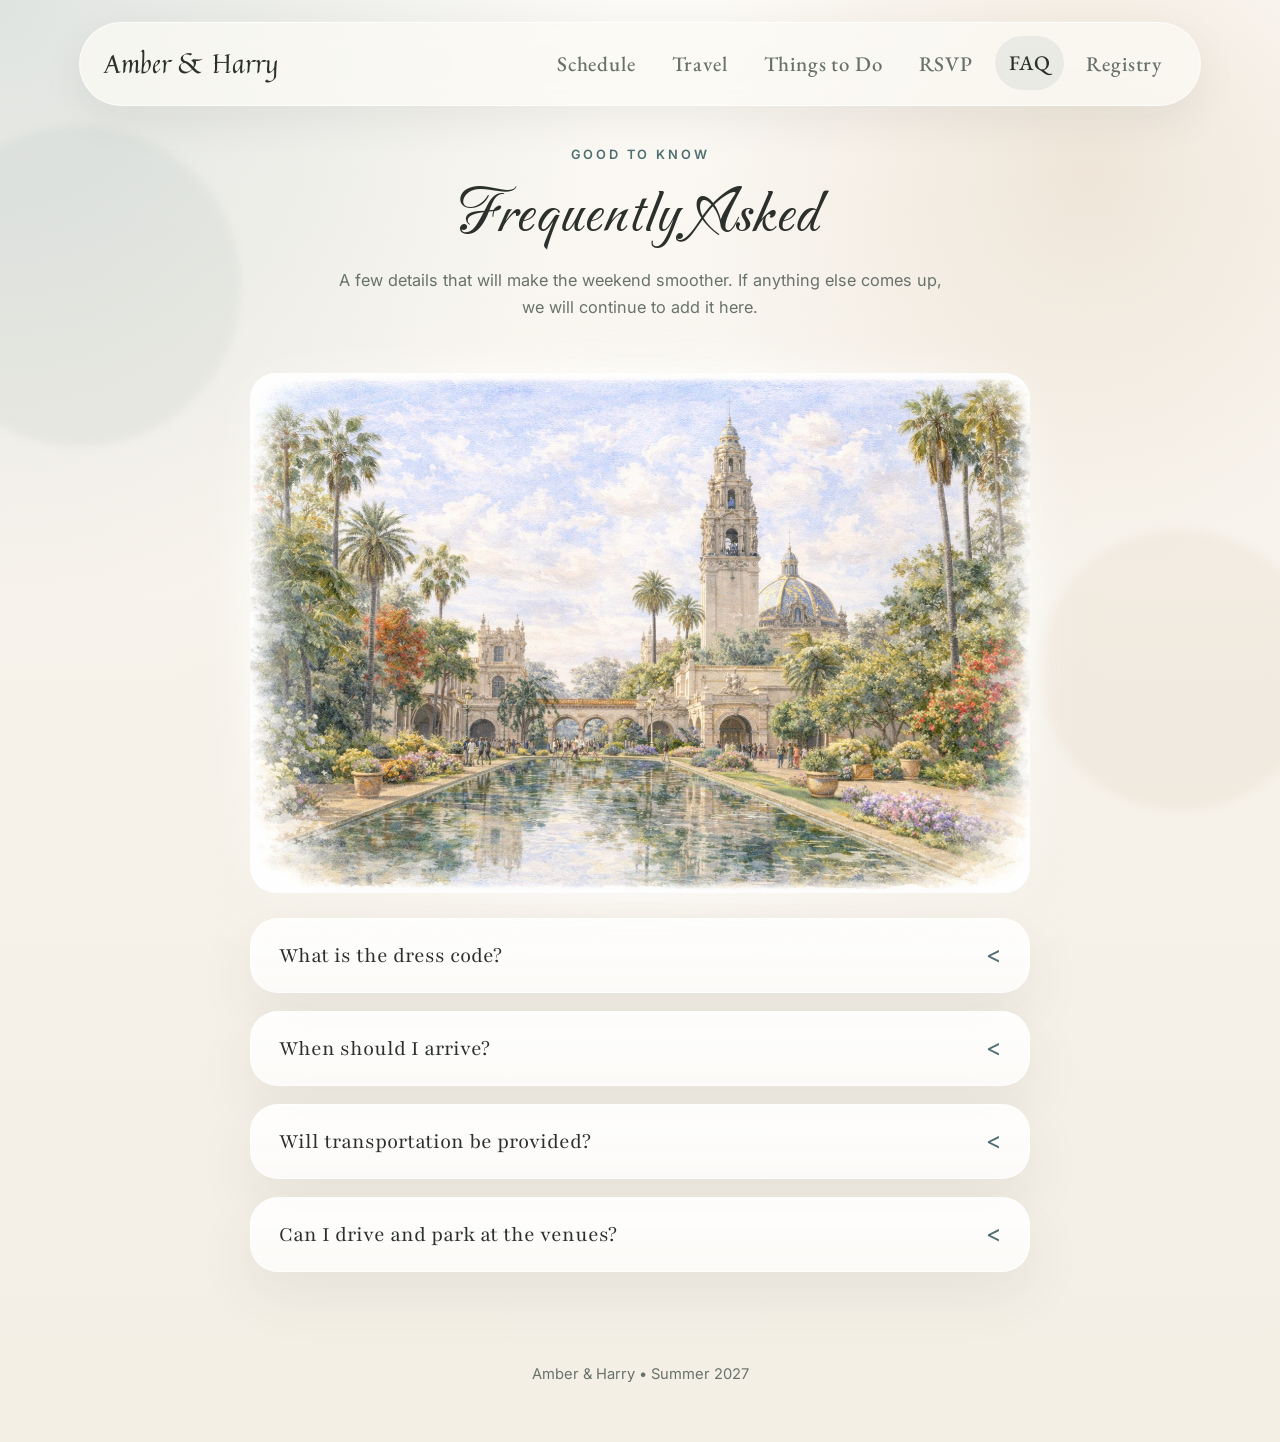
<file: faq.html>
<!DOCTYPE html>
<html lang="en">
<head>
    <meta charset="UTF-8">
    <meta name="viewport" content="width=device-width, initial-scale=1.0">
    <title>FAQ - Amber & Harry Wedding</title>
    <link rel="preconnect" href="https://fonts.googleapis.com">
    <link rel="preconnect" href="https://fonts.gstatic.com" crossorigin>
    <link href="https://fonts.googleapis.com/css2?family=EB+Garamond:wght@500;600&family=Inter:wght@400;500;600;700&family=Carattere:wght@400&family=Playfair+Display:wght@600;700&family=Quintessential:wght@400&family=Monsieur+La+Doulaise:wght@400&family=Playfair:wght@400&display=swap" rel="stylesheet">
    <link rel="stylesheet" href="styles.css">
</head>
<body>
    <div class="site-shell">
        <nav class="navbar" aria-label="Primary">
            <a class="brand-link" href="index.html">Amber &amp; Harry</a>
            <div class="nav-right">
                <a href="schedule.html">Schedule</a>
                <a href="travel.html">Travel</a>
                <a href="things-to-do.html">Things to Do</a>
                <a href="rsvp.html">RSVP</a>
                <a class="active" href="faq.html">FAQ</a>
                <a href="registry.html">Registry</a>
            </div>
            <button class="nav-toggle" type="button" aria-label="Open navigation" aria-expanded="false" aria-controls="primary-menu-faq">
                <span></span>
                <span></span>
                <span></span>
            </button>
            <div class="nav-menu" id="primary-menu-faq">
                <a href="schedule.html">Schedule</a>
                <a href="travel.html">Travel</a>
                <a href="things-to-do.html">Things to Do</a>
                <a href="rsvp.html">RSVP</a>
                <a class="active" href="faq.html">FAQ</a>
                <a href="registry.html">Registry</a>
            </div>
        </nav>

        <main class="page">
            <header class="page-header container">
                <span class="eyebrow">Good to Know</span>
                <h1>Frequently Asked</h1>
                <p>
                    A few details that will make the weekend smoother. If anything else comes up, we will continue to add it here.
                </p>
            </header>

            <section class="container page-media" aria-label="Balboa Park editorial image">
                <figure class="editorial-image editorial-image--page">
                    <img src="images/Balboa Park.png" alt="Balboa Park architecture and gardens introducing wedding FAQ details">
                </figure>
            </section>

            <section class="container faq-list" aria-label="Frequently asked questions">
                <details class="faq-item panel">
                    <summary>
                        <h3 class="faq-question">What is the dress code?</h3>
                        <span class="faq-toggle" aria-hidden="true">&lt;</span>
                    </summary>
                    <div class="faq-answer">
                        <p>Black tie. Floor-length gowns, formal cocktail dresses, tuxedos, or dark suits with black tie are all in line with the evening.</p>
                    </div>
                </details>

                <details class="faq-item panel">
                    <summary>
                        <h3 class="faq-question">When should I arrive?</h3>
                        <span class="faq-toggle" aria-hidden="true">&lt;</span>
                    </summary>
                    <div class="faq-answer">
                        <p>Please plan to arrive 20 to 30 minutes before the ceremony so everyone is settled before we begin promptly at 4:00 PM.</p>
                    </div>
                </details>

                <details class="faq-item panel">
                    <summary>
                        <h3 class="faq-question">Will transportation be provided?</h3>
                        <span class="faq-toggle" aria-hidden="true">&lt;</span>
                    </summary>
                    <div class="faq-answer">
                        <p>We are not arranging shuttles, so rideshare is the easiest option for the wedding day, especially for the transition from the coast to the reception.</p>
                    </div>
                </details>

                <details class="faq-item panel">
                    <summary>
                        <h3 class="faq-question">Can I drive and park at the venues?</h3>
                        <span class="faq-toggle" aria-hidden="true">&lt;</span>
                    </summary>
                    <div class="faq-answer">
                        <p>Street parking is available but can be limited near the coast. If you are staying nearby, we strongly recommend rideshare to keep the day simple.</p>
                    </div>
                </details>
            </section>
        </main>

        <footer>
            <p>Amber &amp; Harry • Summer 2027</p>
        </footer>
    </div>
    <script src="nav.js"></script>
</body>
</html>
</file>
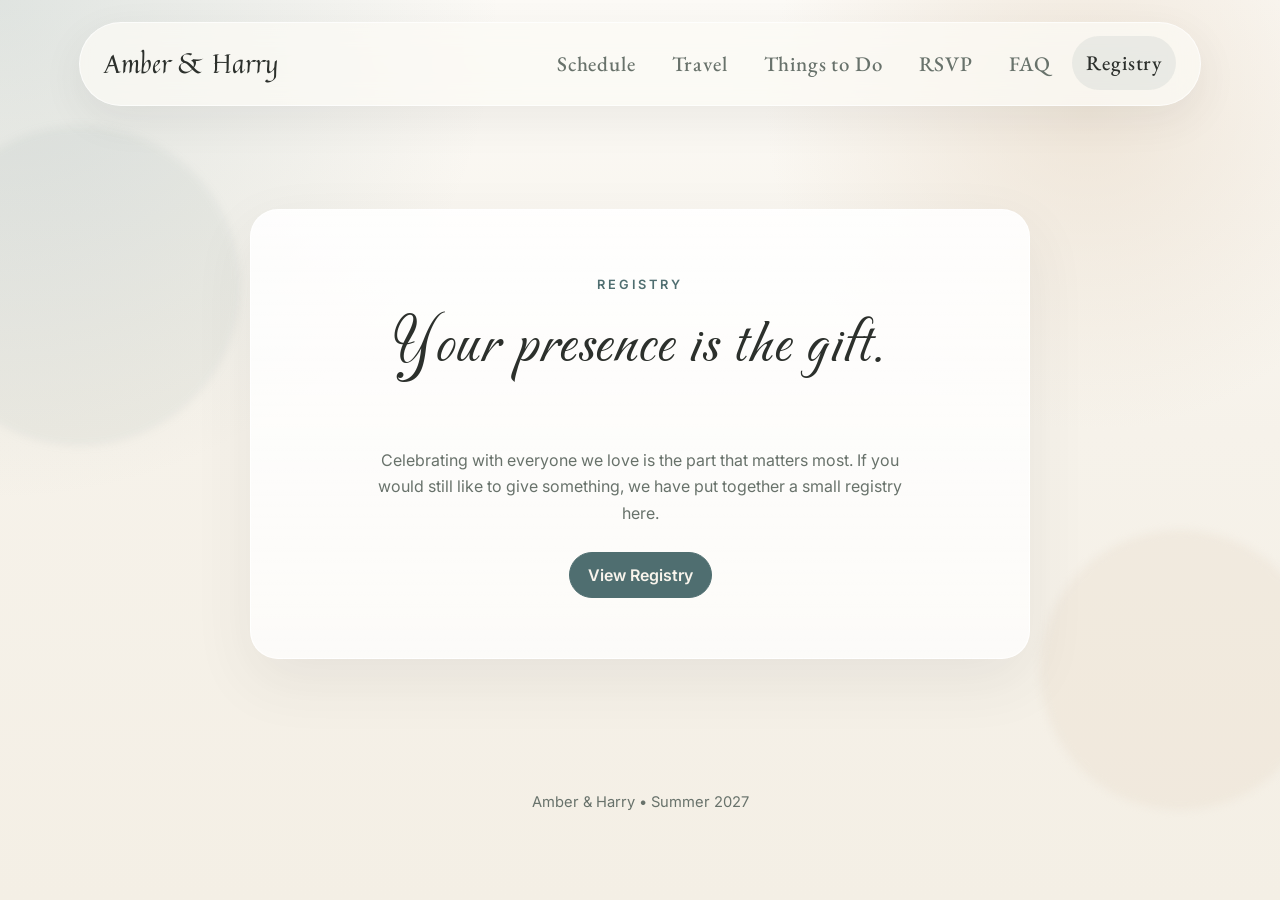
<file: registry.html>
<!DOCTYPE html>
<html lang="en">
<head>
    <meta charset="UTF-8">
    <meta name="viewport" content="width=device-width, initial-scale=1.0">
    <title>Registry - Amber & Harry Wedding</title>
    <link rel="preconnect" href="https://fonts.googleapis.com">
    <link rel="preconnect" href="https://fonts.gstatic.com" crossorigin>
    <link href="https://fonts.googleapis.com/css2?family=EB+Garamond:wght@500;600&family=Inter:wght@400;500;600;700&family=Carattere:wght@400&family=Playfair+Display:wght@600;700&family=Quintessential:wght@400&family=Monsieur+La+Doulaise:wght@400&family=Playfair:wght@400&display=swap" rel="stylesheet">
    <link rel="stylesheet" href="styles.css">
</head>
<body>
    <div class="site-shell">
        <nav class="navbar" aria-label="Primary">
            <a class="brand-link" href="index.html">Amber &amp; Harry</a>
            <div class="nav-right">
                <a href="schedule.html">Schedule</a>
                <a href="travel.html">Travel</a>
                <a href="things-to-do.html">Things to Do</a>
                <a href="rsvp.html">RSVP</a>
                <a href="faq.html">FAQ</a>
                <a class="active" href="registry.html">Registry</a>
            </div>
            <button class="nav-toggle" type="button" aria-label="Open navigation" aria-expanded="false" aria-controls="primary-menu-registry">
                <span></span>
                <span></span>
                <span></span>
            </button>
            <div class="nav-menu" id="primary-menu-registry">
                <a href="schedule.html">Schedule</a>
                <a href="travel.html">Travel</a>
                <a href="things-to-do.html">Things to Do</a>
                <a href="rsvp.html">RSVP</a>
                <a href="faq.html">FAQ</a>
                <a class="active" href="registry.html">Registry</a>
            </div>
        </nav>

        <main class="registry">
            <section class="container">
                <div class="registry-card panel">
                    <span class="eyebrow">Registry</span>
                    <h1>Your presence is the gift.</h1>
                    <p class="registry-copy">
                        Celebrating with everyone we love is the part that matters most. If you would still like to give something, we have put together a small registry here.
                    </p>
                    <a class="btn btn-primary" href="https://www.zola.com/" target="_blank" rel="noreferrer">View Registry</a>
                </div>
            </section>
        </main>

        <footer>
            <p>Amber &amp; Harry • Summer 2027</p>
        </footer>
    </div>
    <script src="nav.js"></script>
</body>
</html>
</file>
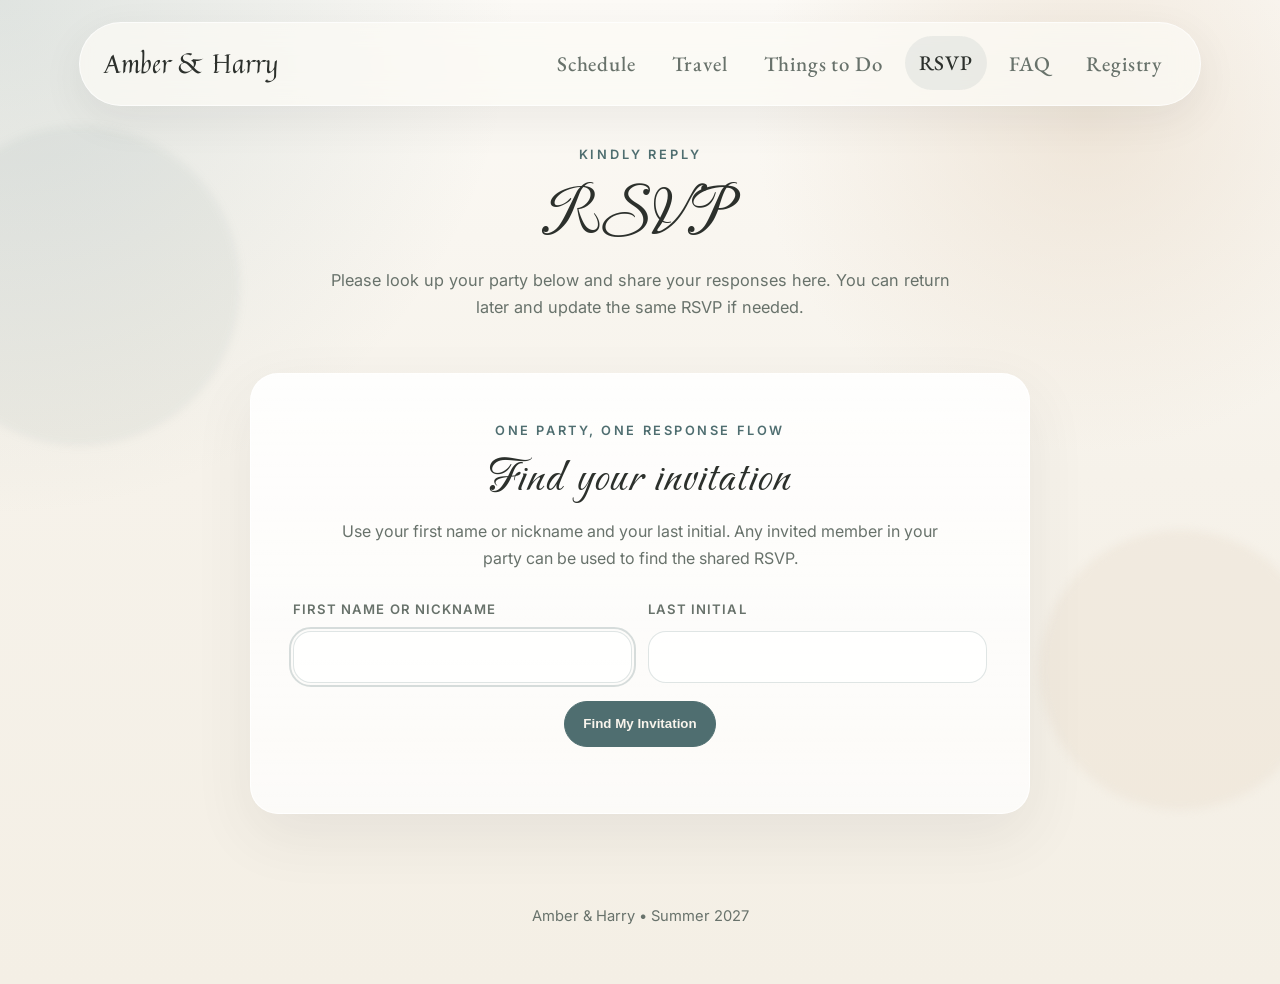
<file: rsvp.html>
<!DOCTYPE html>
<html lang="en">
<head>
    <meta charset="UTF-8">
    <meta name="viewport" content="width=device-width, initial-scale=1.0">
    <title>RSVP - Amber & Harry Wedding</title>
    <link rel="preconnect" href="https://fonts.googleapis.com">
    <link rel="preconnect" href="https://fonts.gstatic.com" crossorigin>
    <link href="https://fonts.googleapis.com/css2?family=EB+Garamond:wght@500;600&family=Inter:wght@400;500;600;700&family=Carattere:wght@400&family=Playfair+Display:wght@600;700&family=Quintessential:wght@400&family=Monsieur+La+Doulaise:wght@400&family=Playfair:wght@400&display=swap" rel="stylesheet">
    <link rel="stylesheet" href="styles.css">
</head>
<body>
    <div class="site-shell">
        <nav class="navbar" aria-label="Primary">
            <a class="brand-link" href="index.html">Amber &amp; Harry</a>
            <div class="nav-right">
                <a href="schedule.html">Schedule</a>
                <a href="travel.html">Travel</a>
                <a href="things-to-do.html">Things to Do</a>
                <a class="active" href="rsvp.html">RSVP</a>
                <a href="faq.html">FAQ</a>
                <a href="registry.html">Registry</a>
            </div>
            <button class="nav-toggle" type="button" aria-label="Open navigation" aria-expanded="false" aria-controls="primary-menu-rsvp">
                <span></span>
                <span></span>
                <span></span>
            </button>
            <div class="nav-menu" id="primary-menu-rsvp">
                <a href="schedule.html">Schedule</a>
                <a href="travel.html">Travel</a>
                <a href="things-to-do.html">Things to Do</a>
                <a class="active" href="rsvp.html">RSVP</a>
                <a href="faq.html">FAQ</a>
                <a href="registry.html">Registry</a>
            </div>
        </nav>

        <main class="page">
            <header class="page-header container">
                <span class="eyebrow">Kindly Reply</span>
                <h1>RSVP</h1>
                <p>
                    Please look up your party below and share your responses here. You can return later and update the same RSVP if needed.
                </p>
            </header>

            <section class="container rsvp-shell">
                <div class="rsvp-panel panel">
                    <div class="rsvp-intro">
                        <span class="rsvp-kicker">One party, one response flow</span>
                        <h2>Find your invitation</h2>
                        <p>
                            Use your first name or nickname and your last initial. Any invited member in your party can be used to find the shared RSVP.
                        </p>
                    </div>

                    <section class="rsvp-step" id="rsvp-step-lookup">
                        <form class="rsvp-lookup-form" id="rsvp-lookup-form" novalidate>
                            <div class="rsvp-lookup-grid">
                                <label class="rsvp-field">
                                    <span>First Name or Nickname</span>
                                    <input id="lookup-first-name" name="firstName" type="text" autocomplete="given-name" required>
                                </label>
                                <label class="rsvp-field">
                                    <span>Last Initial</span>
                                    <input id="lookup-last-initial" name="lastInitial" type="text" inputmode="text" maxlength="1" autocomplete="family-name" required>
                                </label>
                            </div>
                            <div class="rsvp-actions">
                                <button class="btn btn-primary" type="submit" id="lookup-submit">Find My Invitation</button>
                            </div>
                        </form>
                        <p class="rsvp-message" id="lookup-message" aria-live="polite"></p>
                    </section>

                    <section class="rsvp-step" id="rsvp-step-form" hidden>
                        <div class="rsvp-intro rsvp-intro--compact">
                            <span class="rsvp-kicker">Your response</span>
                            <h2>Reply for your party</h2>
                            <p id="rsvp-form-party-copy"></p>
                        </div>

                        <form class="rsvp-form" id="rsvp-form" novalidate>
                            <div class="rsvp-members" id="rsvp-members"></div>
                            <p class="rsvp-message" id="form-message" aria-live="polite"></p>
                            <div class="rsvp-actions">
                                <button class="btn btn-primary" type="submit" id="rsvp-submit">Save RSVP</button>
                                <button class="btn" type="button" id="edit-search-button">Search Again</button>
                            </div>
                        </form>
                    </section>

                    <section class="rsvp-step rsvp-success" id="rsvp-step-success" hidden>
                        <span class="rsvp-supporting">Saved</span>
                        <h2>Thank you.</h2>
                        <p id="rsvp-success-copy">
                            Your RSVP has been recorded. If your plans change later, you can return to this page and update your responses using the same lookup.
                        </p>
                        <div class="rsvp-success-actions">
                            <button class="btn" type="button" id="submit-another-button">Look Up Again</button>
                        </div>
                    </section>
                </div>
            </section>
        </main>

        <footer>
            <p>Amber &amp; Harry • Summer 2027</p>
        </footer>
    </div>
    <script src="nav.js"></script>
    <script src="rsvp.js"></script>
</body>
</html>
</file>
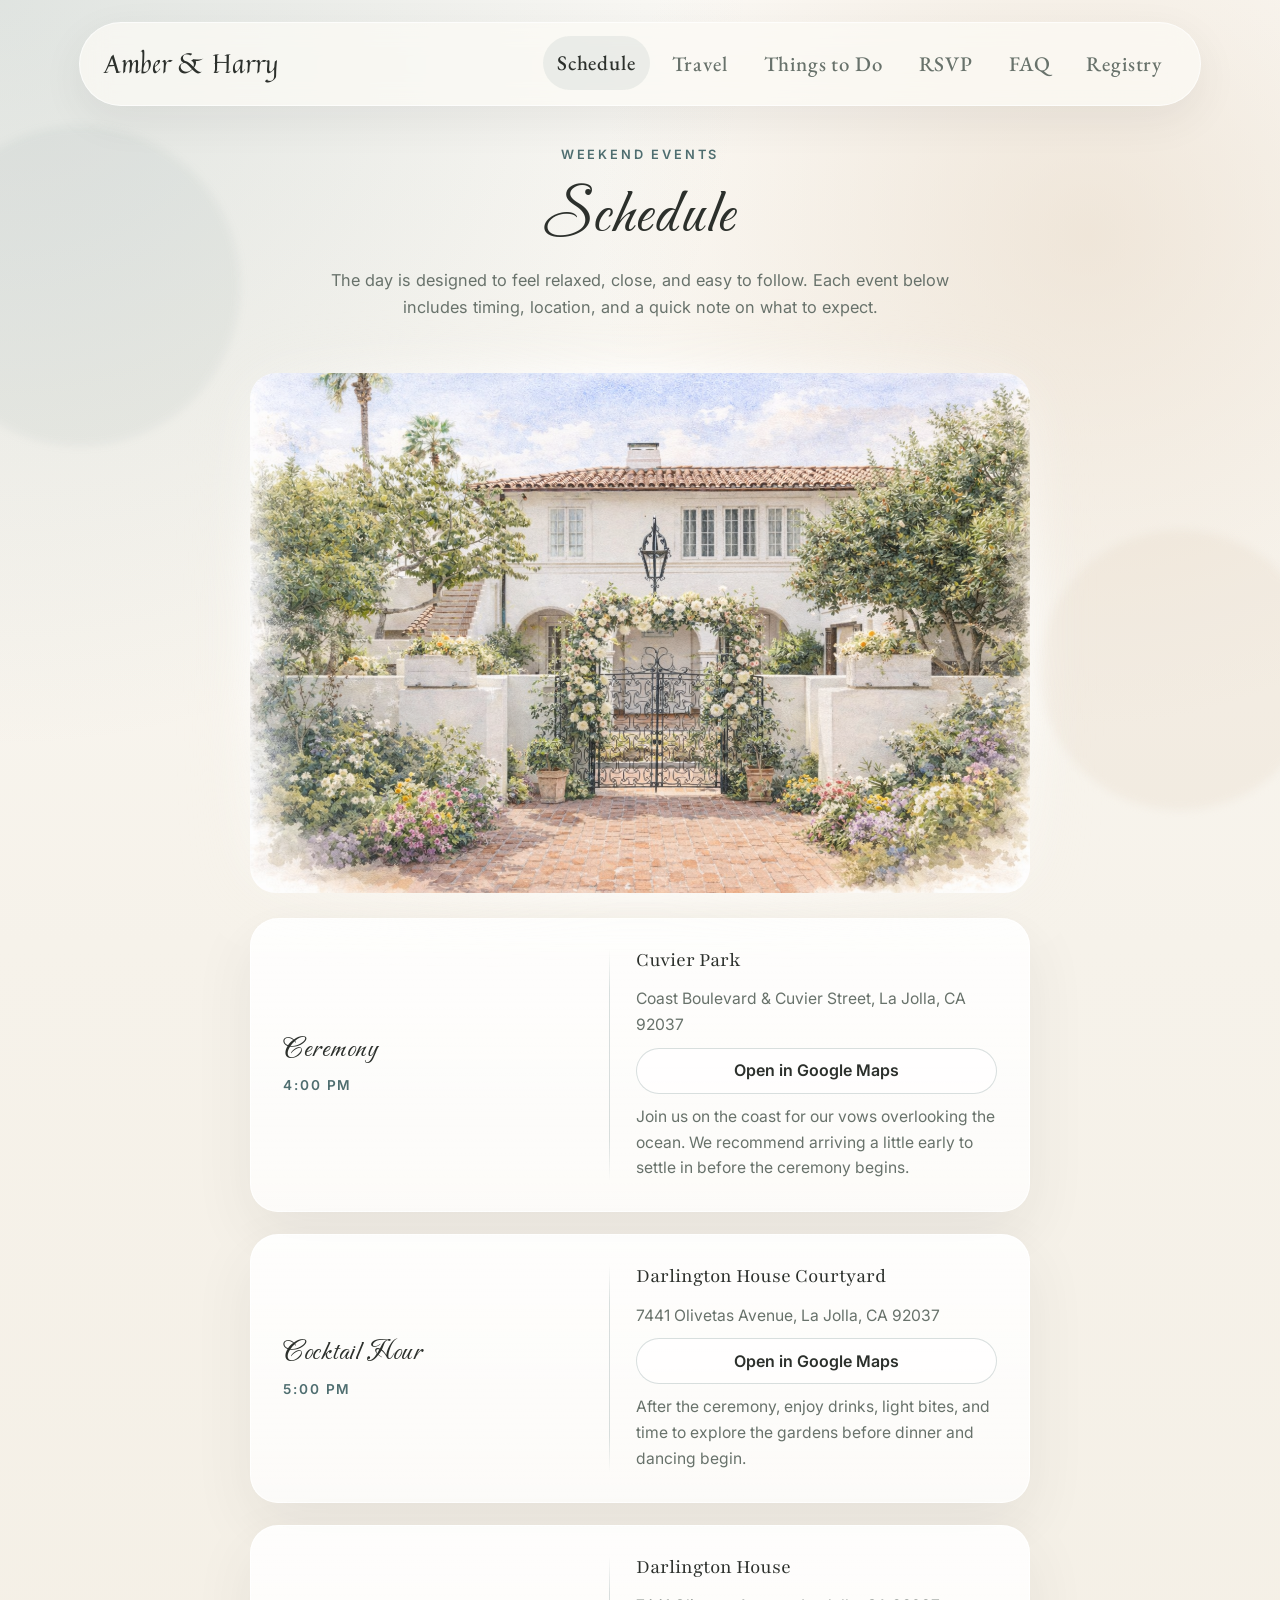
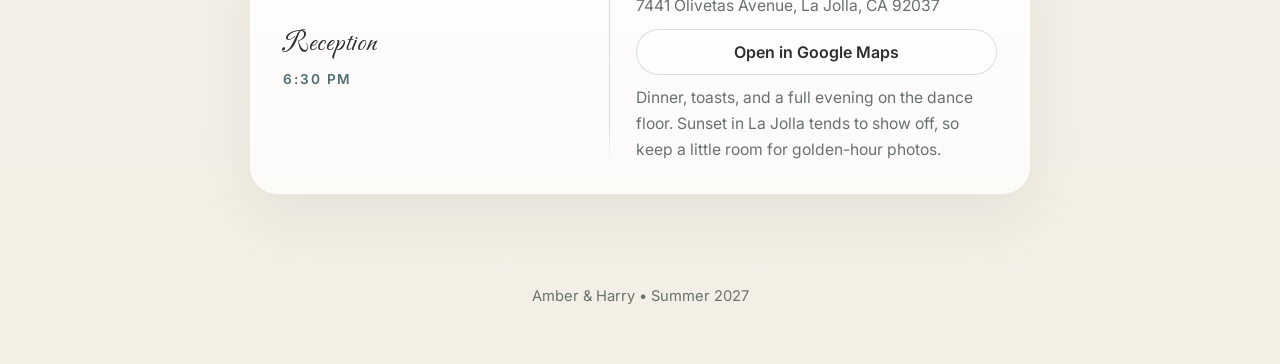
<file: schedule.html>
<!DOCTYPE html>
<html lang="en">
<head>
    <meta charset="UTF-8">
    <meta name="viewport" content="width=device-width, initial-scale=1.0">
    <title>Schedule - Amber & Harry Wedding</title>
    <link rel="preconnect" href="https://fonts.googleapis.com">
    <link rel="preconnect" href="https://fonts.gstatic.com" crossorigin>
    <link href="https://fonts.googleapis.com/css2?family=EB+Garamond:wght@500;600&family=Inter:wght@400;500;600;700&family=Carattere:wght@400&family=Playfair+Display:wght@600;700&family=Quintessential:wght@400&family=Monsieur+La+Doulaise:wght@400&family=Playfair:wght@400&display=swap" rel="stylesheet">
    <link rel="stylesheet" href="styles.css">
</head>
<body>
    <div class="site-shell">
        <nav class="navbar" aria-label="Primary">
            <a class="brand-link" href="index.html">Amber &amp; Harry</a>
            <div class="nav-right">
                <a class="active" href="schedule.html">Schedule</a>
                <a href="travel.html">Travel</a>
                <a href="things-to-do.html">Things to Do</a>
                <a href="rsvp.html">RSVP</a>
                <a href="faq.html">FAQ</a>
                <a href="registry.html">Registry</a>
            </div>
            <button class="nav-toggle" type="button" aria-label="Open navigation" aria-expanded="false" aria-controls="primary-menu-schedule">
                <span></span>
                <span></span>
                <span></span>
            </button>
            <div class="nav-menu" id="primary-menu-schedule">
                <a class="active" href="schedule.html">Schedule</a>
                <a href="travel.html">Travel</a>
                <a href="things-to-do.html">Things to Do</a>
                <a href="rsvp.html">RSVP</a>
                <a href="faq.html">FAQ</a>
                <a href="registry.html">Registry</a>
            </div>
        </nav>

        <main class="page">
            <header class="page-header container">
                <span class="eyebrow">Weekend Events</span>
                <h1>Schedule</h1>
                <p>
                    The day is designed to feel relaxed, close, and easy to follow. Each event below includes timing, location, and a quick note on what to expect.
                </p>
            </header>

            <section class="container page-media" aria-label="Darlington House venue image">
                <figure class="editorial-image editorial-image--page">
                    <img src="images/Darlington House.png" alt="Darlington House exterior and garden setting">
                </figure>
            </section>

            <section class="container schedule-list" aria-label="Wedding schedule">
                <article class="schedule-item panel">
                    <div class="schedule-main">
                        <h2>Ceremony</h2>
                        <p class="schedule-time">4:00 PM</p>
                    </div>
                    <div class="schedule-divider" aria-hidden="true"></div>
                    <div class="schedule-side">
                        <h3>Cuvier Park</h3>
                        <div class="location-meta">
                            <p class="location-address">Coast Boulevard &amp; Cuvier Street, La Jolla, CA 92037</p>
                            <a class="btn" href="https://www.google.com/maps/search/?api=1&query=Cuvier+Park+Coast+Boulevard+and+Cuvier+Street+La+Jolla+CA+92037" target="_blank" rel="noreferrer">Open in Google Maps</a>
                        </div>
                        <p>
                            Join us on the coast for our vows overlooking the ocean. We recommend arriving a little early to settle in before the ceremony begins.
                        </p>
                    </div>
                </article>

                <article class="schedule-item panel">
                    <div class="schedule-main">
                        <h2>Cocktail Hour</h2>
                        <p class="schedule-time">5:00 PM</p>
                    </div>
                    <div class="schedule-divider" aria-hidden="true"></div>
                    <div class="schedule-side">
                        <h3>Darlington House Courtyard</h3>
                        <div class="location-meta">
                            <p class="location-address">7441 Olivetas Avenue, La Jolla, CA 92037</p>
                            <a class="btn" href="https://www.google.com/maps/search/?api=1&query=Darlington+House+La+Jolla+CA+92037" target="_blank" rel="noreferrer">Open in Google Maps</a>
                        </div>
                        <p>
                            After the ceremony, enjoy drinks, light bites, and time to explore the gardens before dinner and dancing begin.
                        </p>
                    </div>
                </article>

                <article class="schedule-item panel">
                    <div class="schedule-main">
                        <h2>Reception</h2>
                        <p class="schedule-time">6:30 PM</p>
                    </div>
                    <div class="schedule-divider" aria-hidden="true"></div>
                    <div class="schedule-side">
                        <h3>Darlington House</h3>
                        <div class="location-meta">
                            <p class="location-address">7441 Olivetas Avenue, La Jolla, CA 92037</p>
                            <a class="btn" href="https://www.google.com/maps/search/?api=1&query=Darlington+House+La+Jolla+CA+92037" target="_blank" rel="noreferrer">Open in Google Maps</a>
                        </div>
                        <p>
                            Dinner, toasts, and a full evening on the dance floor. Sunset in La Jolla tends to show off, so keep a little room for golden-hour photos.
                        </p>
                    </div>
                </article>
            </section>
        </main>

        <footer>
            <p>Amber &amp; Harry • Summer 2027</p>
        </footer>
    </div>
    <script src="nav.js"></script>
</body>
</html>
</file>
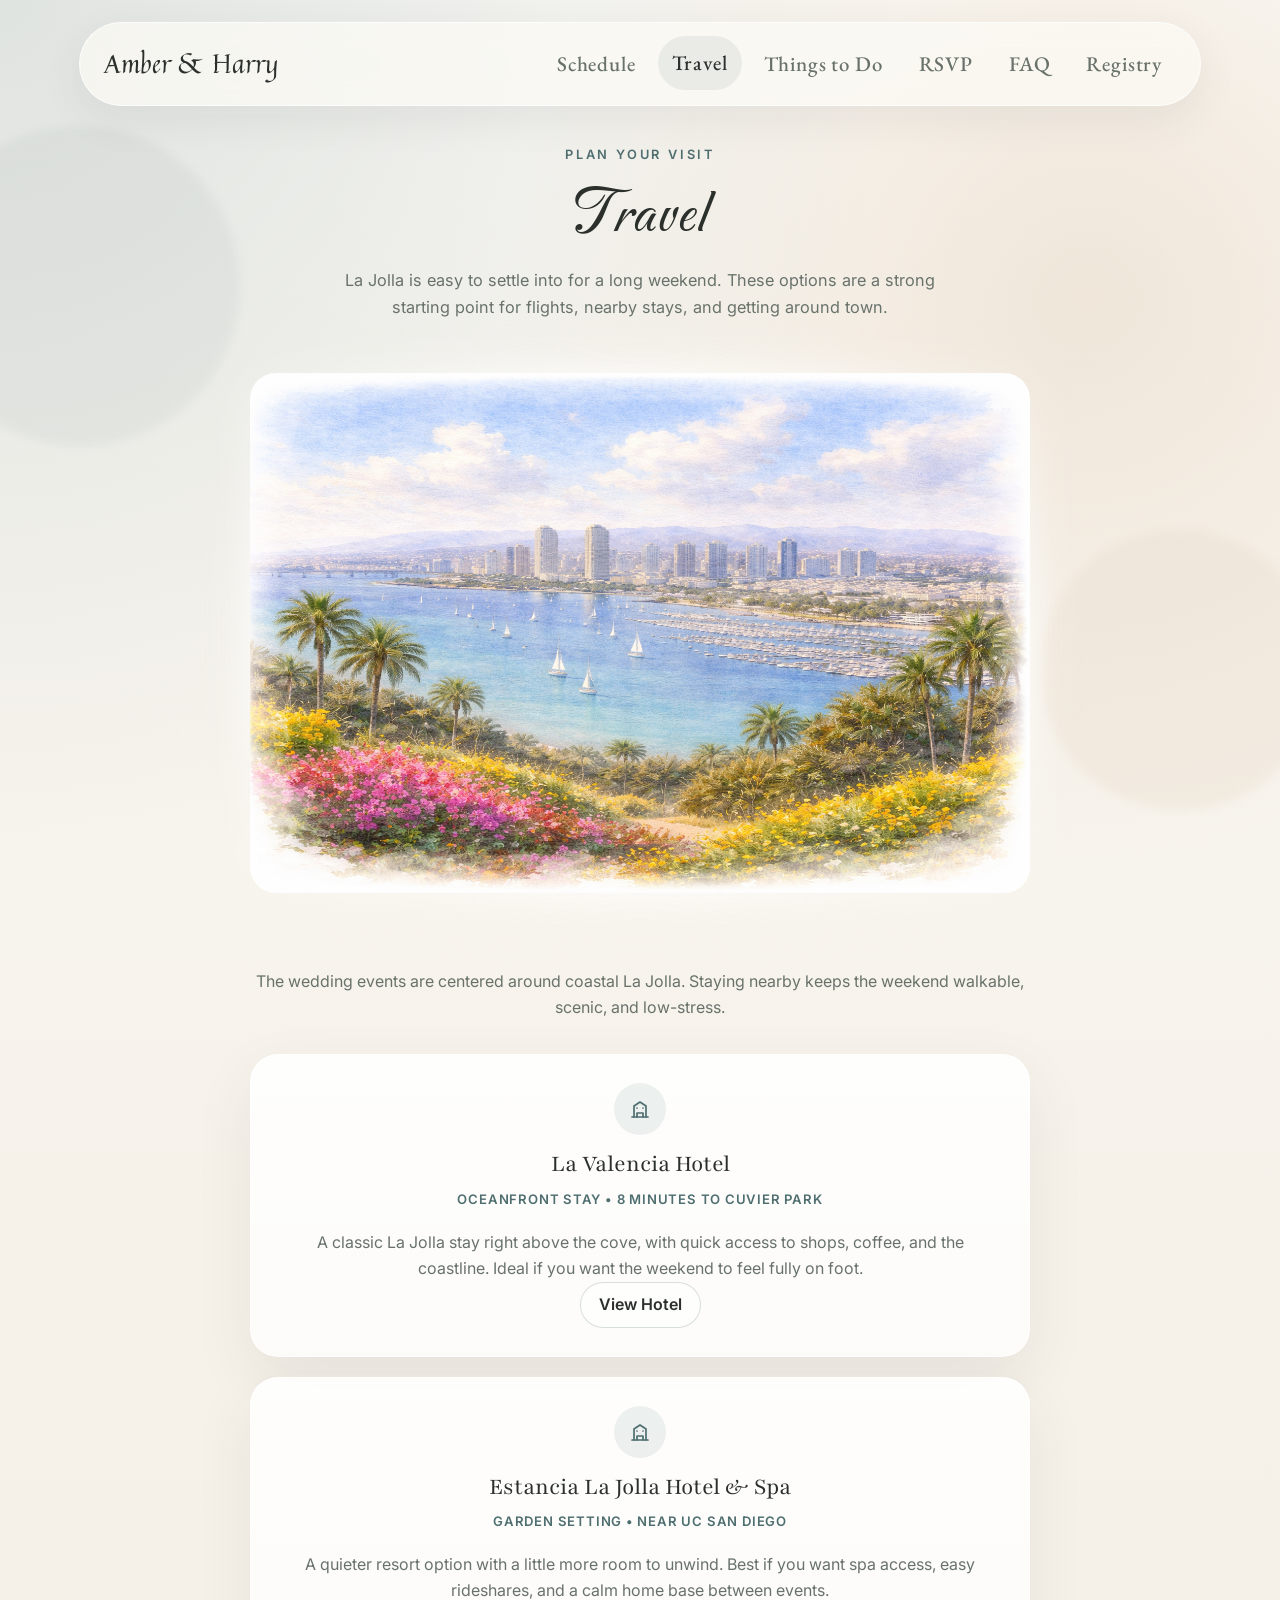
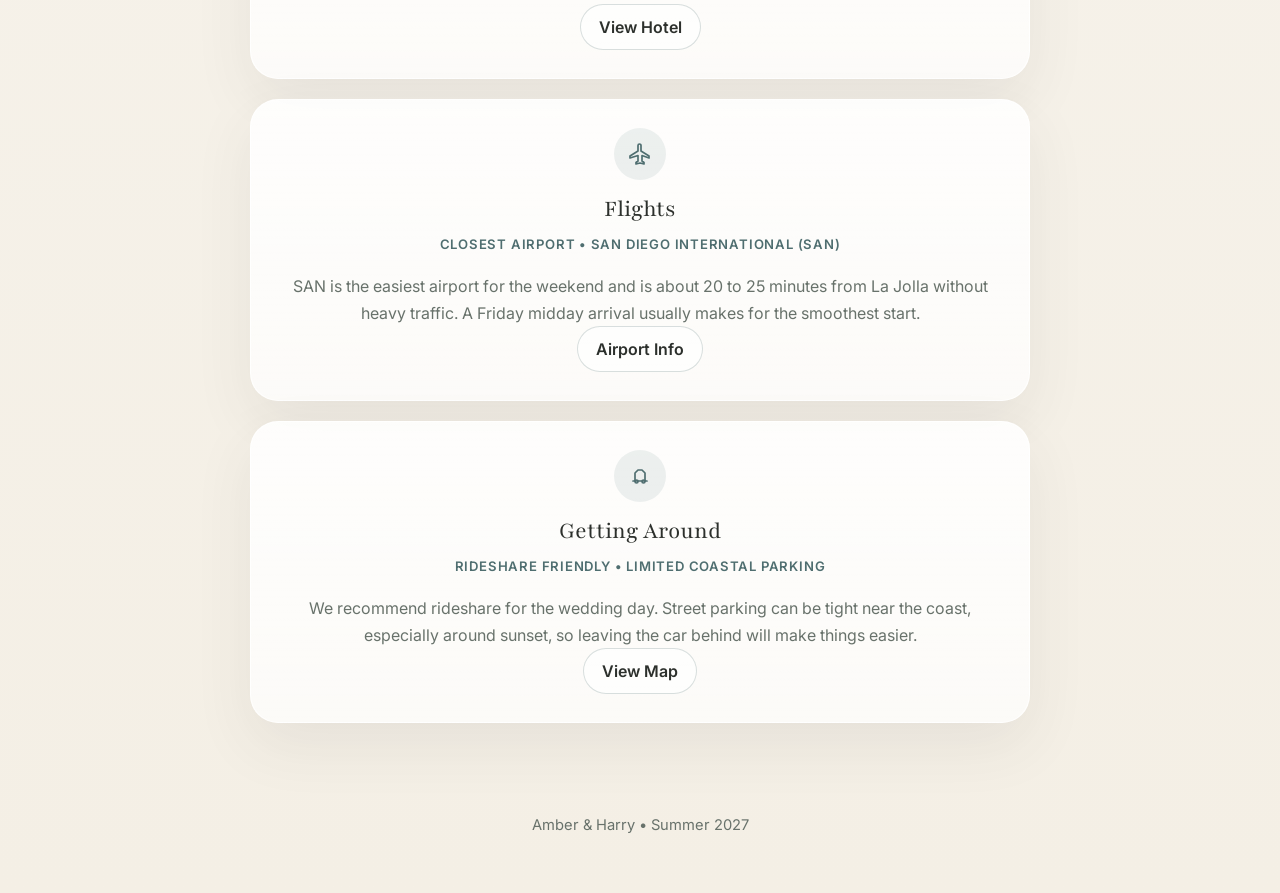
<file: travel.html>
<!DOCTYPE html>
<html lang="en">
<head>
    <meta charset="UTF-8">
    <meta name="viewport" content="width=device-width, initial-scale=1.0">
    <title>Travel - Amber & Harry Wedding</title>
    <link rel="preconnect" href="https://fonts.googleapis.com">
    <link rel="preconnect" href="https://fonts.gstatic.com" crossorigin>
    <link href="https://fonts.googleapis.com/css2?family=EB+Garamond:wght@500;600&family=Inter:wght@400;500;600;700&family=Carattere:wght@400&family=Playfair+Display:wght@600;700&family=Quintessential:wght@400&family=Monsieur+La+Doulaise:wght@400&family=Playfair:wght@400&display=swap" rel="stylesheet">
    <link rel="stylesheet" href="styles.css">
</head>
<body>
    <div class="site-shell">
        <nav class="navbar" aria-label="Primary">
            <a class="brand-link" href="index.html">Amber &amp; Harry</a>
            <div class="nav-right">
                <a href="schedule.html">Schedule</a>
                <a class="active" href="travel.html">Travel</a>
                <a href="things-to-do.html">Things to Do</a>
                <a href="rsvp.html">RSVP</a>
                <a href="faq.html">FAQ</a>
                <a href="registry.html">Registry</a>
            </div>
            <button class="nav-toggle" type="button" aria-label="Open navigation" aria-expanded="false" aria-controls="primary-menu-travel">
                <span></span>
                <span></span>
                <span></span>
            </button>
            <div class="nav-menu" id="primary-menu-travel">
                <a href="schedule.html">Schedule</a>
                <a class="active" href="travel.html">Travel</a>
                <a href="things-to-do.html">Things to Do</a>
                <a href="rsvp.html">RSVP</a>
                <a href="faq.html">FAQ</a>
                <a href="registry.html">Registry</a>
            </div>
        </nav>

        <main class="page">
            <header class="page-header container">
                <span class="eyebrow">Plan Your Visit</span>
                <h1>Travel</h1>
                <p>
                    La Jolla is easy to settle into for a long weekend. These options are a strong starting point for flights, nearby stays, and getting around town.
                </p>
            </header>

            <section class="container">
                <div class="page-media" aria-label="San Diego harbor image">
                    <figure class="editorial-image editorial-image--page">
                        <img src="images/Harbor.png" alt="Harbor view introducing travel details for the wedding weekend">
                    </figure>
                </div>

                <div class="travel-overview">
                    <p>
                        The wedding events are centered around coastal La Jolla. Staying nearby keeps the weekend walkable, scenic, and low-stress.
                    </p>
                </div>

                <div class="travel-stack" aria-label="Travel details">
                    <article class="travel-item panel">
                        <div class="travel-icon" aria-hidden="true">
                            <svg viewBox="0 0 24 24" width="24" height="24" fill="none" stroke="currentColor" stroke-width="1.7" stroke-linecap="round" stroke-linejoin="round">
                                <path d="M4 20h16"></path>
                                <path d="M6 20V9l6-4 6 4v11"></path>
                                <path d="M9 20v-4h6v4"></path>
                                <path d="M9 11h.01"></path>
                                <path d="M15 11h.01"></path>
                            </svg>
                        </div>
                        <h3>La Valencia Hotel</h3>
                        <p class="travel-meta">Oceanfront stay • 8 minutes to Cuvier Park</p>
                        <p>
                            A classic La Jolla stay right above the cove, with quick access to shops, coffee, and the coastline. Ideal if you want the weekend to feel fully on foot.
                        </p>
                        <a class="btn" href="https://www.lavalencia.com/" target="_blank" rel="noreferrer">View Hotel</a>
                    </article>

                    <article class="travel-item panel">
                        <div class="travel-icon" aria-hidden="true">
                            <svg viewBox="0 0 24 24" width="24" height="24" fill="none" stroke="currentColor" stroke-width="1.7" stroke-linecap="round" stroke-linejoin="round">
                                <path d="M4 20h16"></path>
                                <path d="M6 20V9l6-4 6 4v11"></path>
                                <path d="M9 20v-4h6v4"></path>
                                <path d="M9 11h.01"></path>
                                <path d="M15 11h.01"></path>
                            </svg>
                        </div>
                        <h3>Estancia La Jolla Hotel &amp; Spa</h3>
                        <p class="travel-meta">Garden setting • Near UC San Diego</p>
                        <p>
                            A quieter resort option with a little more room to unwind. Best if you want spa access, easy rideshares, and a calm home base between events.
                        </p>
                        <a class="btn" href="https://www.estancialajolla.com/" target="_blank" rel="noreferrer">View Hotel</a>
                    </article>

                    <article class="travel-item panel">
                        <div class="travel-icon" aria-hidden="true">
                            <svg viewBox="0 0 24 24" width="24" height="24" fill="none" stroke="currentColor" stroke-width="1.7" stroke-linecap="round" stroke-linejoin="round">
                                <path d="M21 16v-2l-8-5V3.5a1.5 1.5 0 0 0-3 0V9L2 14v2l8-2.5V19l-2 1.5V22l4-1 4 1v-1.5L14 19v-5.5L21 16z"></path>
                            </svg>
                        </div>
                        <h3>Flights</h3>
                        <p class="travel-meta">Closest airport • San Diego International (SAN)</p>
                        <p>
                            SAN is the easiest airport for the weekend and is about 20 to 25 minutes from La Jolla without heavy traffic. A Friday midday arrival usually makes for the smoothest start.
                        </p>
                        <a class="btn" href="https://www.san.org/" target="_blank" rel="noreferrer">Airport Info</a>
                    </article>

                    <article class="travel-item panel">
                        <div class="travel-icon" aria-hidden="true">
                            <svg viewBox="0 0 24 24" width="24" height="24" fill="none" stroke="currentColor" stroke-width="1.7" stroke-linecap="round" stroke-linejoin="round">
                                <path d="M5 17h14"></path>
                                <path d="M7 17V9l3-3h4l3 3v8"></path>
                                <circle cx="8.5" cy="17.5" r="1.5"></circle>
                                <circle cx="15.5" cy="17.5" r="1.5"></circle>
                            </svg>
                        </div>
                        <h3>Getting Around</h3>
                        <p class="travel-meta">Rideshare friendly • Limited coastal parking</p>
                        <p>
                            We recommend rideshare for the wedding day. Street parking can be tight near the coast, especially around sunset, so leaving the car behind will make things easier.
                        </p>
                        <a class="btn" href="https://www.google.com/maps/place/La+Jolla,+San+Diego,+CA/" target="_blank" rel="noreferrer">View Map</a>
                    </article>
                </div>
            </section>
        </main>

        <footer>
            <p>Amber &amp; Harry • Summer 2027</p>
        </footer>
    </div>
    <script src="nav.js"></script>
</body>
</html>
</file>
<file: styles.css>
:root {
    --bg: #f6f2ea;
    --bg-soft: #fcfaf5;
    --surface: rgba(255, 255, 255, 0.72);
    --surface-strong: rgba(255, 255, 255, 0.88);
    --text: #2c302c;
    --muted: #68726b;
    --accent: #6e8b8a;
    --accent-deep: #4f6e70;
    --sand: #e6d7c4;
    --line: rgba(79, 110, 112, 0.22);
    --shadow: 0 22px 60px rgba(62, 70, 66, 0.08);
    --container: 780px;
    --radius: 28px;
}

* {
    box-sizing: border-box;
    margin: 0;
    padding: 0;
}

html {
    scroll-behavior: smooth;
}

body {
    min-height: 100vh;
    font-family: "Inter", sans-serif;
    color: var(--text);
    background:
        radial-gradient(circle at top left, rgba(110, 139, 138, 0.2), transparent 32%),
        radial-gradient(circle at 85% 12%, rgba(230, 215, 196, 0.55), transparent 24%),
        linear-gradient(180deg, #fcfaf6 0%, var(--bg) 48%, #f4efe5 100%);
    line-height: 1.65;
    padding: 104px 24px 48px;
}

body.homepage {
    padding-top: 0;
}

body::before,
body::after {
    content: "";
    position: fixed;
    z-index: -1;
    border-radius: 999px;
    filter: blur(4px);
    pointer-events: none;
}

body::before {
    width: 320px;
    height: 320px;
    top: 14%;
    left: -80px;
    background: rgba(110, 139, 138, 0.08);
}

body::after {
    width: 280px;
    height: 280px;
    right: -40px;
    bottom: 10%;
    background: rgba(230, 215, 196, 0.28);
}

a {
    color: inherit;
}

img,
svg {
    display: block;
}

h1,
h2 {
    font-family: "Carattere", serif;
    font-weight: 400;
    letter-spacing: 0.02em;
    line-height: 1.12;
}

h3,
h4 {
    font-family: "Playfair", serif;
    font-weight: 400;
    letter-spacing: 0;
    line-height: 1.12;
}

.hero-content h1 {
    font-family: "Monsieur La Doulaise", serif;
}

p {
    color: var(--muted);
}

.site-shell {
    max-width: 1180px;
    margin: 0 auto;
}

.container {
    width: min(100%, var(--container));
    margin: 0 auto;
}

.navbar {
    position: fixed;
    top: 22px;
    left: 50%;
    transform: translateX(-50%);
    width: min(calc(100% - 28px), 1122px);
    display: flex;
    align-items: center;
    justify-content: space-between;
    gap: 20px;
    padding: 14px 24px;
    border: 1px solid rgba(255, 255, 255, 0.65);
    border-radius: 999px;
    background: rgba(252, 250, 245, 0.76);
    backdrop-filter: blur(14px);
    box-shadow: 0 14px 40px rgba(62, 70, 66, 0.08);
    z-index: 20;
}

.brand-link {
    text-decoration: none;
    font-family: "Quintessential", serif;
    font-size: 1.6rem;
    color: var(--text);
}

.nav-right {
    display: flex;
    align-items: center;
    justify-content: center;
    gap: 8px;
    flex-wrap: wrap;
}

.nav-right a {
    text-decoration: none;
    color: var(--muted);
    font-family: "EB Garamond", serif;
    font-size: 1.3rem;
    font-weight: 500;
    letter-spacing: 0.04em;
    padding: 10px 14px;
    border-radius: 999px;
    transition: color 180ms ease, background-color 180ms ease, transform 180ms ease;
}

.nav-right a:hover,
.nav-right a.active {
    color: var(--text);
    background: rgba(110, 139, 138, 0.11);
    transform: translateY(-1px);
}

.nav-toggle {
    display: none;
    width: 46px;
    height: 46px;
    padding: 0;
    border: 1px solid rgba(79, 110, 112, 0.16);
    border-radius: 50%;
    background: rgba(255, 255, 255, 0.58);
    color: var(--text);
    cursor: pointer;
    position: relative;
    flex: 0 0 auto;
}

.nav-toggle span {
    position: absolute;
    left: 50%;
    width: 18px;
    height: 2px;
    border-radius: 999px;
    background: currentColor;
    transition: transform 180ms ease, opacity 180ms ease;
    transform: translateX(-50%);
}

.nav-toggle span:nth-child(1) {
    top: 16px;
}

.nav-toggle span:nth-child(2) {
    top: 22px;
}

.nav-toggle span:nth-child(3) {
    top: 28px;
}

.navbar.is-open .nav-toggle span:nth-child(1) {
    top: 22px;
    transform: translateX(-50%) rotate(45deg);
}

.navbar.is-open .nav-toggle span:nth-child(2) {
    opacity: 0;
}

.navbar.is-open .nav-toggle span:nth-child(3) {
    top: 22px;
    transform: translateX(-50%) rotate(-45deg);
}

.nav-menu {
    display: none;
}

.nav-menu a {
    text-decoration: none;
    color: var(--muted);
    font-family: "EB Garamond", serif;
    font-size: 1.3rem;
    font-weight: 500;
    letter-spacing: 0.04em;
    padding: 10px 12px;
    border-radius: 14px;
    transition: color 180ms ease, background-color 180ms ease;
}

.nav-menu a:hover,
.nav-menu a.active {
    color: var(--text);
    background: rgba(110, 139, 138, 0.11);
}

.page {
    padding: 36px 0 64px;
}

.page-header {
    text-align: center;
    margin-bottom: 52px;
}

.eyebrow {
    display: inline-block;
    margin-bottom: 16px;
    color: var(--accent-deep);
    font-size: 0.8rem;
    font-weight: 600;
    letter-spacing: 0.22em;
    text-transform: uppercase;
}

.page-header h1 {
    font-size: clamp(2.6rem, 6vw, 4rem);
    margin-bottom: 14px;
}

.page-header p {
    max-width: 620px;
    margin: 0 auto;
    font-size: 1.02rem;
}

.panel {
    background: linear-gradient(180deg, var(--surface-strong), var(--surface));
    border: 1px solid rgba(255, 255, 255, 0.8);
    border-radius: var(--radius);
    box-shadow: var(--shadow);
}

.lead-video {
    overflow: hidden;
    margin-bottom: 30px;
    width: 100vw;
    margin-left: calc(50% - 50vw);
    margin-right: calc(50% - 50vw);
    border-radius: 0;
}

.lead-video video {
    display: block;
    width: 100%;
    height: auto;
}

.hero {
    position: relative;
    overflow: hidden;
    min-height: calc(100vh - 170px);
    padding: clamp(72px, 12vw, 120px) 28px;
    display: grid;
    place-items: center;
}

.hero::before {
    content: "";
    position: absolute;
    inset: auto 8% -18% 8%;
    height: 58%;
    background:
        radial-gradient(circle at 25% 35%, rgba(110, 139, 138, 0.48), transparent 34%),
        radial-gradient(circle at 65% 30%, rgba(163, 192, 189, 0.38), transparent 28%),
        radial-gradient(circle at 58% 72%, rgba(230, 215, 196, 0.78), transparent 30%),
        linear-gradient(180deg, rgba(255, 255, 255, 0) 0%, rgba(96, 137, 144, 0.26) 100%);
    border-radius: 44% 56% 0 0 / 28% 28% 0 0;
    opacity: 0.95;
}

.hero::after {
    content: "";
    position: absolute;
    inset: 0;
    background:
        linear-gradient(180deg, rgba(252, 250, 245, 0.95) 0%, rgba(252, 250, 245, 0.4) 32%, rgba(252, 250, 245, 0.82) 100%);
    pointer-events: none;
}

.hero-content {
    position: relative;
    z-index: 1;
    text-align: center;
    max-width: 680px;
}

.hero-media {
    position: relative;
    z-index: 1;
    width: min(100%, 760px);
    margin: 34px auto 0;
    isolation: isolate;
}

.hero-media::before,
.page-media::before {
    content: "";
    position: absolute;
    inset: -10px;
    z-index: -2;
    background:
        radial-gradient(ellipse at center, rgba(255, 255, 255, 1) 0%, rgba(255, 255, 255, 1) 22%, rgba(255, 255, 255, 0.96) 40%, rgba(255, 255, 255, 0.74) 58%, rgba(255, 255, 255, 0.28) 76%, rgba(246, 242, 234, 0) 100%);
    border-radius: calc(var(--radius) + 18px);
    filter: blur(12px);
    pointer-events: none;
}

.hero-media::after,
.page-media::after {
    content: "";
    position: absolute;
    inset: -34px;
    z-index: -3;
    background:
        radial-gradient(ellipse at center, rgba(255, 255, 255, 0.82) 0%, rgba(255, 255, 255, 0.62) 28%, rgba(255, 255, 255, 0.34) 48%, rgba(252, 249, 243, 0.14) 68%, rgba(246, 242, 234, 0) 100%);
    border-radius: calc(var(--radius) + 32px);
    filter: blur(20px);
    opacity: 1;
    pointer-events: none;
}

.editorial-image {
    position: relative;
    overflow: hidden;
    border-radius: calc(var(--radius) - 2px);
    background: transparent;
}

.editorial-image::after {
    content: "";
    position: absolute;
    inset: 0;
    background:
        radial-gradient(ellipse at center, rgba(255, 255, 255, 0.14) 0%, rgba(255, 255, 255, 0.08) 44%, rgba(255, 255, 255, 0) 100%);
    pointer-events: none;
}

.editorial-image img {
    width: 100%;
    height: auto;
    object-fit: fill;
}

.editorial-image--hero {
    aspect-ratio: auto;
}

.editorial-image--page {
    aspect-ratio: auto;
    margin-bottom: 0;
}

.hero-kicker {
    display: inline-block;
    margin-bottom: 18px;
    padding: 8px 14px;
    border: 1px solid rgba(110, 139, 138, 0.2);
    border-radius: 999px;
    background: rgba(255, 255, 255, 0.54);
    color: var(--accent-deep);
    font-size: 0.82rem;
    letter-spacing: 0.18em;
    text-transform: uppercase;
}

.hero h1 {
    font-size: clamp(3.4rem, 8vw, 5.7rem);
    margin-bottom: 18px;
}

.hero-details {
    display: flex;
    justify-content: center;
    gap: 14px;
    flex-wrap: wrap;
    margin-bottom: 24px;
    color: var(--accent-deep);
    font-size: 0.98rem;
    letter-spacing: 0.08em;
    text-transform: uppercase;
}

.hero-summary {
    max-width: 520px;
    margin: 0 auto;
    font-size: 1.04rem;
}

.btn {
    display: inline-flex;
    align-items: center;
    justify-content: center;
    gap: 8px;
    min-height: 46px;
    padding: 0 18px;
    border: 1px solid rgba(79, 110, 112, 0.22);
    border-radius: 999px;
    background: rgba(255, 255, 255, 0.6);
    color: var(--text);
    text-decoration: none;
    font-weight: 600;
    transition: transform 180ms ease, background-color 180ms ease, border-color 180ms ease;
}

.btn:hover {
    transform: translateY(-1px);
    border-color: rgba(79, 110, 112, 0.42);
    background: rgba(255, 255, 255, 0.82);
}

.btn-primary {
    background: var(--accent-deep);
    border-color: var(--accent-deep);
    color: #f8f4ec;
}

.btn-primary:hover {
    background: #446264;
    border-color: #446264;
}

.schedule-list,
.travel-stack,
.recommendation-list {
    display: grid;
    gap: 22px;
}

.schedule-item {
    display: grid;
    grid-template-columns: minmax(0, 1fr) 1px minmax(0, 1.2fr);
    align-items: stretch;
    gap: 26px;
    padding: 30px 32px;
}

.schedule-main,
.schedule-side {
    display: flex;
    flex-direction: column;
    justify-content: center;
    gap: 8px;
}

.schedule-main h2 {
    font-size: 1.8rem;
}

.schedule-time {
    color: var(--accent-deep);
    font-weight: 600;
    letter-spacing: 0.14em;
    text-transform: uppercase;
    font-size: 0.85rem;
}

.schedule-divider {
    background: linear-gradient(180deg, transparent 0%, var(--line) 18%, var(--line) 82%, transparent 100%);
}

.schedule-side h3 {
    font-size: 1.3rem;
}

.schedule-side p {
    font-size: 0.98rem;
}

.travel-overview,
.registry-copy {
    text-align: center;
    padding-top: 50px;
    margin-bottom: 34px;
}

.location-meta {
    display: grid;
    gap: 10px;
    margin: 6px 0 2px;
}

.location-address {
    color: var(--muted);
    font-size: 0.95rem;
}

.travel-stack {
    gap: 20px;
}

.travel-item {
    padding: 28px 30px;
    text-align: center;
}

.travel-icon {
    width: 52px;
    height: 52px;
    margin: 0 auto 16px;
    display: grid;
    place-items: center;
    border-radius: 50%;
    background: rgba(110, 139, 138, 0.12);
    color: var(--accent-deep);
}

.travel-item h2,
.travel-item h3 {
    font-size: 1.55rem;
    margin-bottom: 10px;
}

.travel-meta {
    margin: 10px 0 18px;
    color: var(--accent-deep);
    font-weight: 600;
    letter-spacing: 0.06em;
    text-transform: uppercase;
    font-size: 0.82rem;
}

.filter-bar {
    display: flex;
    justify-content: center;
    flex-wrap: wrap;
    gap: 10px;
    margin-bottom: 30px;
}

.filter-button {
    appearance: none;
    border: 1px solid rgba(79, 110, 112, 0.18);
    background: rgba(255, 255, 255, 0.56);
    color: var(--muted);
    border-radius: 999px;
    padding: 11px 18px;
    font: inherit;
    font-weight: 600;
    cursor: pointer;
    transition: background-color 180ms ease, color 180ms ease, transform 180ms ease, border-color 180ms ease;
}

.filter-button:hover {
    transform: translateY(-1px);
    border-color: rgba(79, 110, 112, 0.34);
}

.filter-button.is-active {
    background: var(--accent-deep);
    color: #f8f4ec;
    border-color: var(--accent-deep);
}

.recommendation-list {
    gap: 18px;
}

.recommendation {
    padding: 28px 30px;
    text-align: center;
}

.recommendation-tag {
    display: inline-block;
    margin-bottom: 12px;
    color: var(--accent-deep);
    font-size: 0.76rem;
    font-weight: 700;
    letter-spacing: 0.18em;
    text-transform: uppercase;
}

.recommendation h2,
.recommendation h3 {
    font-size: 1.5rem;
    margin-bottom: 10px;
}

.recommendation p {
    margin-bottom: 18px;
}

.recommendation[hidden] {
    display: none;
}

.things-shell {
    width: min(100%, 1340px);
    margin: 0 auto;
    padding: 0 24px;
}

.things-filter-bar-wrap {
    margin-bottom: 24px;
}

.things-filter-bar {
    margin-bottom: 0;
    padding: 12px 16px;
}

.things-layout {
    display: grid;
    grid-template-columns: minmax(320px, 420px) minmax(0, 1fr);
    gap: 26px;
    align-items: start;
}

.things-map-column {
    position: sticky;
    top: 112px;
}

.things-map-frame {
    position: relative;
    padding: 14px;
}

.things-map {
    width: 100%;
    height: min(68vh, 720px);
    min-height: 520px;
    border-radius: calc(var(--radius) - 8px);
    overflow: hidden;
    background: rgba(255, 255, 255, 0.78);
}

.things-map .leaflet-control-attribution {
    font-size: 0.7rem;
}

.map-reset-zoom {
    position: absolute;
    top: 24px;
    right: 24px;
    z-index: 500;
    min-height: 38px;
    padding: 0 14px;
    border: 1px solid rgba(79, 110, 112, 0.18);
    border-radius: 999px;
    background: rgba(255, 252, 247, 0.96);
    color: var(--text);
    font: inherit;
    font-size: 0.8rem;
    font-weight: 700;
    letter-spacing: 0.08em;
    text-transform: uppercase;
    cursor: pointer;
    box-shadow: 0 14px 24px rgba(30, 39, 44, 0.12);
}

.map-reset-zoom:hover {
    border-color: rgba(79, 110, 112, 0.3);
    background: rgba(255, 255, 255, 0.99);
}

.things-map-legend {
    display: flex;
    flex-wrap: wrap;
    gap: 12px 18px;
    justify-content: center;
    margin-top: 14px;
    color: var(--muted);
    font-size: 0.78rem;
    font-weight: 600;
    letter-spacing: 0.06em;
    text-transform: uppercase;
}

.legend-item {
    display: inline-flex;
    align-items: center;
    gap: 8px;
}

.legend-dot {
    width: 11px;
    height: 11px;
    border-radius: 50%;
    display: inline-block;
}

.legend-dot--eat-drink {
    background: #b96f57;
}

.legend-dot--fun {
    background: #4e7a82;
}

.legend-dot--nature {
    background: #7c8a52;
}

.things-list {
    min-width: 0;
}

.things-list .recommendation-list {
    gap: 20px;
}

.things-list .recommendation {
    display: grid;
    gap: 16px;
    transition: transform 180ms ease, box-shadow 180ms ease, border-color 180ms ease;
}

.things-list .recommendation[hidden] {
    display: none;
}

.things-list .recommendation:hover,
.things-list .recommendation:focus-within {
    transform: translateY(-2px);
    border-color: rgba(79, 110, 112, 0.22);
    box-shadow: 0 20px 36px rgba(40, 44, 55, 0.08);
}

.recommendation-photo-slot {
    min-height: 168px;
    border-radius: calc(var(--radius) - 8px);
    display: grid;
    place-items: center;
    text-align: center;
    background:
        radial-gradient(circle at top left, rgba(184, 141, 113, 0.22), transparent 44%),
        radial-gradient(circle at bottom right, rgba(78, 122, 130, 0.18), transparent 48%),
        linear-gradient(135deg, rgba(255, 252, 247, 0.96), rgba(245, 239, 229, 0.88));
    border: 1px solid rgba(79, 110, 112, 0.12);
    overflow: hidden;
}

.recommendation-photo-slot span {
    color: var(--muted);
    font-size: 0.72rem;
    font-weight: 700;
    letter-spacing: 0.16em;
    text-transform: uppercase;
}

.rsvp-shell {
    display: grid;
    gap: 24px;
}

.rsvp-panel {
    padding: clamp(28px, 5vw, 42px);
}

.rsvp-panel button:disabled {
    opacity: 0.72;
    cursor: wait;
}

.rsvp-kicker {
    display: inline-block;
    margin-bottom: 12px;
    color: var(--accent-deep);
    font-size: 0.8rem;
    font-weight: 600;
    letter-spacing: 0.2em;
    text-transform: uppercase;
}

.rsvp-intro {
    text-align: center;
    margin-bottom: 28px;
}

.rsvp-intro h2 {
    font-size: clamp(2rem, 5vw, 3rem);
    margin-bottom: 12px;
}

.rsvp-intro p {
    max-width: 620px;
    margin: 0 auto;
}

.rsvp-intro--compact {
    margin-bottom: 12px;
}

.rsvp-step[hidden] {
    display: none;
}

.rsvp-lookup-form {
    display: grid;
    gap: 18px;
}

.rsvp-lookup-grid,
.rsvp-choice-grid {
    display: grid;
    grid-template-columns: repeat(2, minmax(0, 1fr));
    gap: 16px;
}

.rsvp-field {
    display: grid;
    gap: 10px;
    min-width: 0;
    border: 0;
    padding: 0;
}

.rsvp-field span,
.rsvp-field legend,
.rsvp-member-note,
.rsvp-supporting {
    color: var(--muted);
    font-size: 0.82rem;
    font-weight: 600;
    letter-spacing: 0.08em;
    text-transform: uppercase;
}

.rsvp-field legend {
    margin-bottom: 10px;
}

.rsvp-field input,
.rsvp-field select {
    width: 100%;
    min-height: 52px;
    padding: 0 16px;
    border: 1px solid rgba(79, 110, 112, 0.18);
    border-radius: 18px;
    background: rgba(255, 255, 255, 0.78);
    color: var(--text);
    font: inherit;
}

.rsvp-field input:focus,
.rsvp-field select:focus {
    outline: 2px solid rgba(79, 110, 112, 0.22);
    outline-offset: 2px;
}

.rsvp-actions,
.rsvp-confirm-actions,
.rsvp-success-actions {
    display: flex;
    justify-content: center;
    flex-wrap: wrap;
    gap: 12px;
}

.rsvp-message {
    min-height: 24px;
    text-align: center;
    font-size: 0.95rem;
}

.rsvp-message.is-error {
    color: #8b5247;
}

.rsvp-message.is-success {
    color: var(--accent-deep);
}

.rsvp-supporting {
    display: inline-block;
}

.rsvp-confirm {
    text-align: center;
    display: grid;
    gap: 14px;
}

.rsvp-confirm h2,
.rsvp-success h2 {
    font-size: clamp(2rem, 5vw, 3rem);
}

.rsvp-party-name {
    color: var(--text);
    font-size: clamp(1.6rem, 4vw, 2.4rem);
    line-height: 1.15;
}

.rsvp-form {
    display: grid;
    gap: 22px;
}

.rsvp-members {
    display: grid;
}

.rsvp-member {
    padding: 24px 0;
    border-top: 1px solid rgba(79, 110, 112, 0.12);
}

.rsvp-member:first-child {
    padding-top: 0;
    border-top: 0;
}

.rsvp-member:last-child {
    padding-bottom: 0;
}

.rsvp-member--plus-one {
    margin-top: 8px;
}

.rsvp-member-header {
    margin-bottom: 18px;
}

.rsvp-member-header h3 {
    font-size: clamp(1.8rem, 4vw, 2.5rem);
    margin-bottom: 8px;
}

.rsvp-choice-set {
    display: flex;
    flex-wrap: wrap;
    gap: 12px;
}

.rsvp-choice {
    position: relative;
}

.rsvp-choice input {
    position: absolute;
    opacity: 0;
    pointer-events: none;
}

.rsvp-choice span {
    display: inline-flex;
    align-items: center;
    min-height: 46px;
    padding: 0 16px;
    border: 1px solid rgba(79, 110, 112, 0.16);
    border-radius: 999px;
    background: rgba(255, 255, 255, 0.62);
    color: var(--text);
    font-family: "EB Garamond", serif;
    font-size: 1.05rem;
    font-weight: 500;
    cursor: pointer;
    transition: border-color 180ms ease, background-color 180ms ease, color 180ms ease;
}

.rsvp-choice input:checked + span {
    border-color: var(--accent-deep);
    background: rgba(110, 139, 138, 0.12);
    color: var(--text);
}

.rsvp-choice input:focus-visible + span {
    outline: 2px solid rgba(79, 110, 112, 0.28);
    outline-offset: 2px;
}

.rsvp-entree[hidden] {
    display: none;
}

.rsvp-plus-one-name[hidden] {
    display: none;
}

.rsvp-entree select {
    font-family: "Inter", sans-serif;
}

.rsvp-success {
    text-align: center;
    display: grid;
    gap: 14px;
}

.map-marker {
    position: relative;
    display: block;
    width: 24px;
    height: 24px;
    transition: transform 180ms ease;
}

.map-marker::before {
    content: "";
    position: absolute;
    inset: 0;
    border-radius: 50% 50% 50% 0;
    transform: rotate(-45deg);
    background: currentColor;
    box-shadow: 0 12px 24px rgba(30, 39, 44, 0.16);
    transition: box-shadow 180ms ease;
}

.map-marker::after {
    content: "";
    position: absolute;
    left: 50%;
    bottom: -7px;
    width: 12px;
    height: 4px;
    margin-left: -6px;
    border-radius: 999px;
    background: rgba(42, 52, 58, 0.12);
    filter: blur(1px);
    transition: transform 180ms ease, opacity 180ms ease;
}

.map-marker__core {
    position: absolute;
    left: 50%;
    top: 50%;
    z-index: 1;
    width: 9px;
    height: 9px;
    border-radius: 50%;
    background: rgba(255, 255, 255, 0.92);
    transform: translate(-50%, -50%);
}

.map-marker--eat-drink {
    color: #b96f57;
}

.map-marker--fun {
    color: #4e7a82;
}

.map-marker--nature {
    color: #7c8a52;
}

.map-landmark {
    display: inline-flex;
}

.map-landmark__badge {
    width: 32px;
    height: 32px;
    border-radius: 50%;
    display: inline-flex;
    align-items: center;
    justify-content: center;
    color: #f8f4ec;
    font-size: 0.95rem;
    font-weight: 700;
    box-shadow: 0 12px 24px rgba(30, 39, 44, 0.18);
}

.map-landmark--wedding .map-landmark__badge {
    background: #9f6c73;
}

.map-landmark--airport .map-landmark__badge {
    background: #4e7a82;
}

.leaflet-marker-icon.is-active .map-marker {
    animation: map-pin-hop 1s ease-in-out infinite;
}

.leaflet-marker-icon.is-active .map-marker::before {
    box-shadow: 0 16px 28px rgba(30, 39, 44, 0.22);
}

.leaflet-marker-icon.is-active .map-marker--eat-drink::before {
    background: #cc826b;
}

.leaflet-marker-icon.is-active .map-marker--fun::before {
    background: #5c8c95;
}

.leaflet-marker-icon.is-active .map-marker--nature::before {
    background: #8f9d63;
}

.leaflet-marker-icon.is-active .map-marker::after {
    animation: map-pin-shadow 1.05s ease-in-out infinite;
}

.map-tooltip {
    background: rgba(255, 252, 247, 0.98);
    border: 1px solid rgba(79, 110, 112, 0.14);
    border-radius: 999px;
    box-shadow: 0 14px 24px rgba(30, 39, 44, 0.12);
    color: var(--text);
    font-family: "Inter", sans-serif;
    font-size: 0.76rem;
    font-weight: 700;
    letter-spacing: 0.08em;
    padding: 7px 12px;
    text-transform: uppercase;
}

.map-tooltip::before {
    display: none;
}

@keyframes map-pin-hop {
    0%,
    100% {
        transform: translate3d(0, 0, 0) scale(1);
    }
    50% {
        transform: translate3d(0, -11px, 0) scale(1.04);
    }
}

@keyframes map-pin-shadow {
    0%,
    100% {
        transform: scale(1);
        opacity: 1;
    }

    45% {
        transform: scale(0.84);
        opacity: 0.74;
    }

    75% {
        transform: scale(0.9);
        opacity: 0.82;
    }
}

.registry {
    min-height: calc(100vh - 240px);
    display: grid;
    place-items: center;
}

.faq-list {
    display: grid;
    gap: 18px;
}

.faq-item {
    padding: 0;
    overflow: hidden;
}

.faq-item summary {
    list-style: none;
    display: flex;
    align-items: center;
    justify-content: space-between;
    gap: 20px;
    width: 100%;
    padding: 24px 28px;
    cursor: pointer;
}

.faq-item summary::-webkit-details-marker {
    display: none;
}

.faq-item summary:focus-visible {
    outline: 2px solid rgba(79, 110, 112, 0.45);
    outline-offset: -2px;
    border-radius: var(--radius);
}

.faq-question {
    font-size: 1.4rem;
}

.faq-toggle {
    flex: 0 0 auto;
    color: var(--accent-deep);
    font-size: 1.5rem;
    line-height: 1;
    transition: transform 180ms ease, color 180ms ease;
}

.faq-item[open] .faq-toggle {
    transform: rotate(-90deg);
}

.faq-answer {
    padding: 0 28px 24px;
}

.faq-answer p {
    max-width: 620px;
}

.page-media {
    position: relative;
    margin-bottom: 25px;
    isolation: isolate;
}

.registry-card {
    padding: clamp(36px, 8vw, 60px);
    text-align: center;
}

.registry-card h1 {
    font-size: clamp(2.6rem, 6vw, 4rem);
    margin-bottom: 14px;
}

.registry-card p {
    max-width: 560px;
    margin: 0 auto 26px;
}

footer {
    padding: 26px 0 8px;
    text-align: center;
}

footer p {
    color: var(--muted);
    font-size: 0.92rem;
}

@media (max-width: 900px) {
    body {
        padding-top: 122px;
    }

    .navbar {
        width: min(calc(100% - 20px), 980px);
        top: 16px;
        border-radius: 28px;
        padding: 12px 14px;
        align-items: center;
    }

    .brand-link {
        font-size: 1.3rem;
    }

    .nav-right {
        display: none;
    }

    .nav-toggle {
        display: inline-flex;
        align-items: center;
        justify-content: center;
    }

    .nav-menu {
        position: absolute;
        top: calc(100% + 10px);
        left: 0;
        right: 0;
        padding: 12px;
        border: 1px solid rgba(255, 255, 255, 0.72);
        border-radius: 22px;
        background: rgba(252, 250, 245, 0.94);
        backdrop-filter: blur(14px);
        box-shadow: 0 18px 34px rgba(62, 70, 66, 0.1);
        grid-template-columns: 1fr;
        gap: 6px;
    }

    .navbar.is-open .nav-menu {
        display: grid;
    }

    .things-shell {
        width: min(100%, var(--container));
        padding: 0;
    }

    .things-filter-bar-wrap {
        margin-bottom: 22px;
    }

    .things-filter-bar {
        padding: 0;
        border: 0;
        border-radius: 0;
        background: transparent;
        backdrop-filter: none;
        box-shadow: none;
    }

    .things-layout {
        grid-template-columns: 1fr;
    }

    .things-map-column {
        display: none;
    }
}

@media (max-width: 720px) {
    body {
        padding: 132px 16px 32px;
    }

    .page {
        padding: 20px 0 44px;
    }

    .page-header {
        margin-bottom: 34px;
    }

    .hero {
        min-height: calc(100vh - 210px);
        padding: 64px 22px;
    }

    .hero-media,
    .page-media {
        margin-top: 28px;
    }

    .hero-details {
        gap: 8px;
        font-size: 0.85rem;
    }

    .schedule-item {
        grid-template-columns: 1fr;
        gap: 18px;
        padding: 26px 22px;
    }

    .schedule-divider {
        display: none;
    }

    .travel-item,
    .recommendation,
    .registry-card {
        padding: 24px 22px;
    }

    .rsvp-panel {
        padding: 24px 22px;
    }

    .rsvp-lookup-grid,
    .rsvp-choice-grid {
        grid-template-columns: 1fr;
    }

    .rsvp-choice-set {
        gap: 10px;
    }
}
</file>
